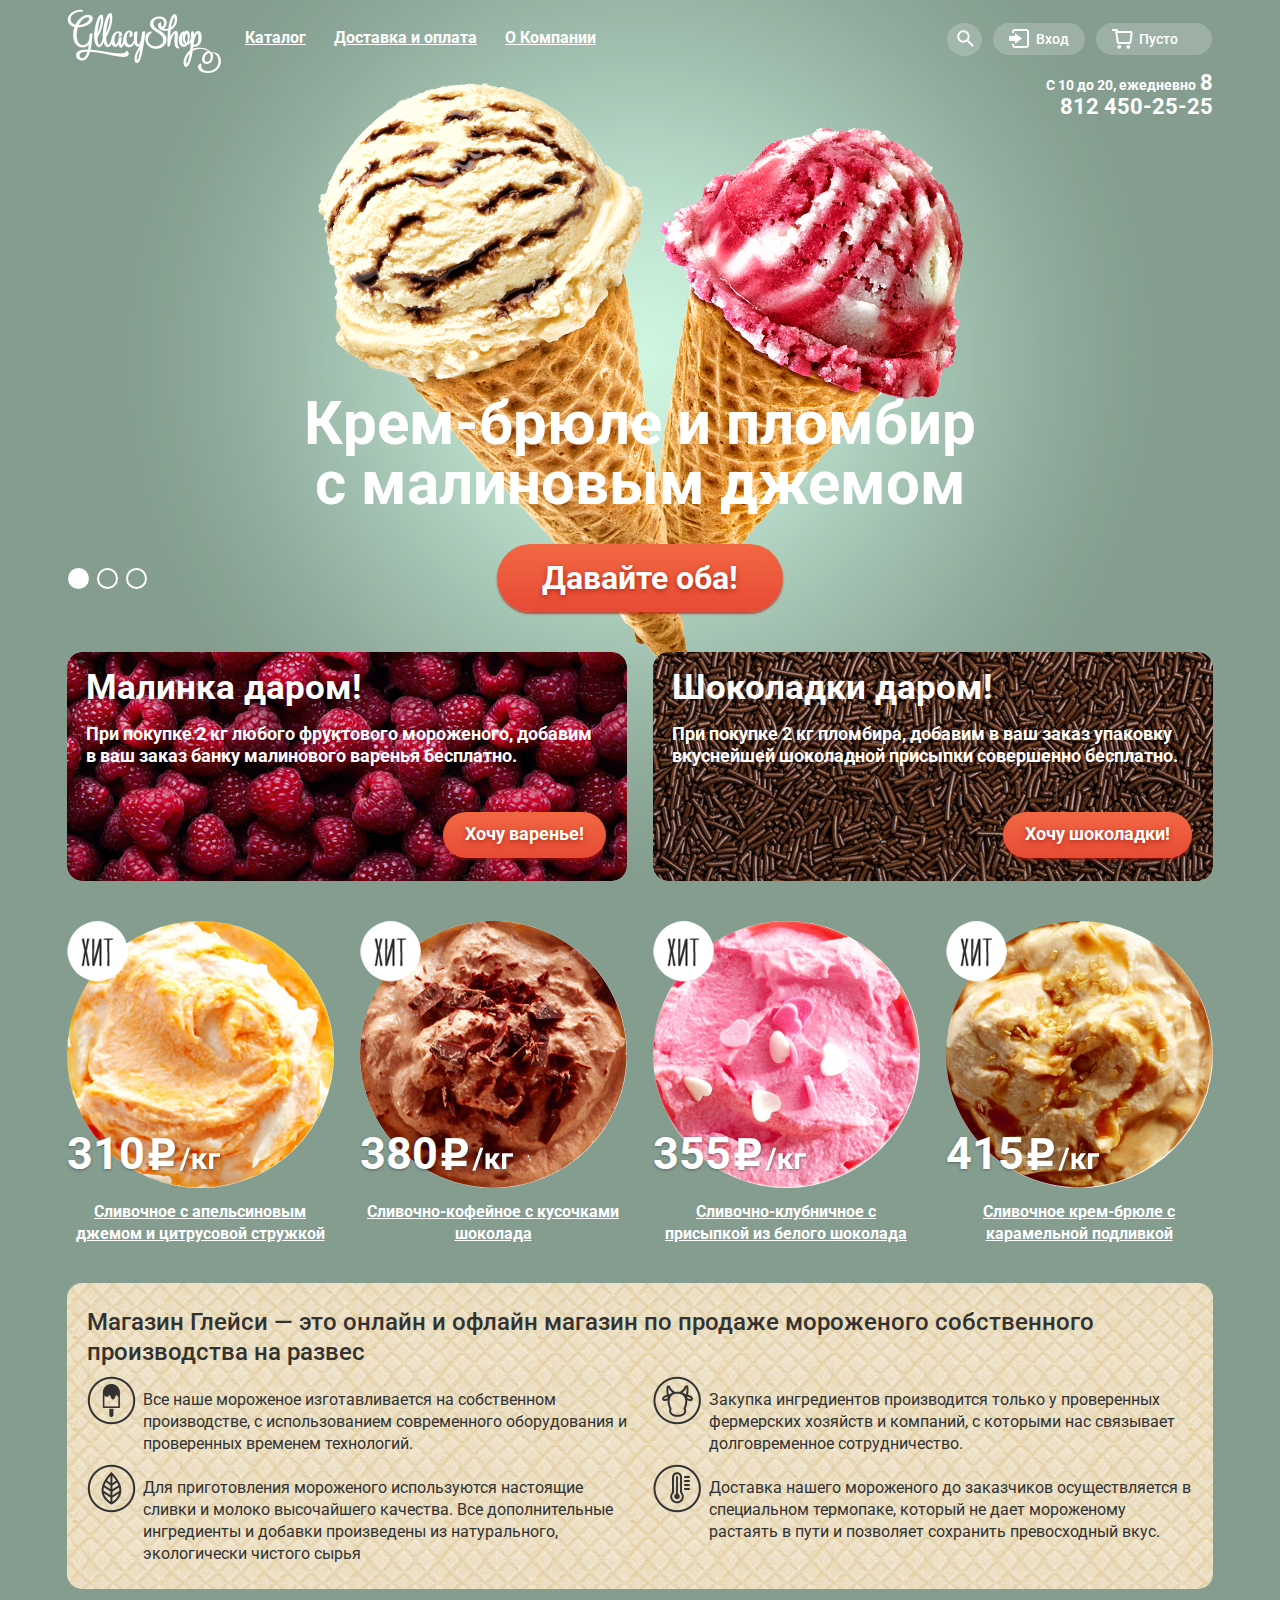
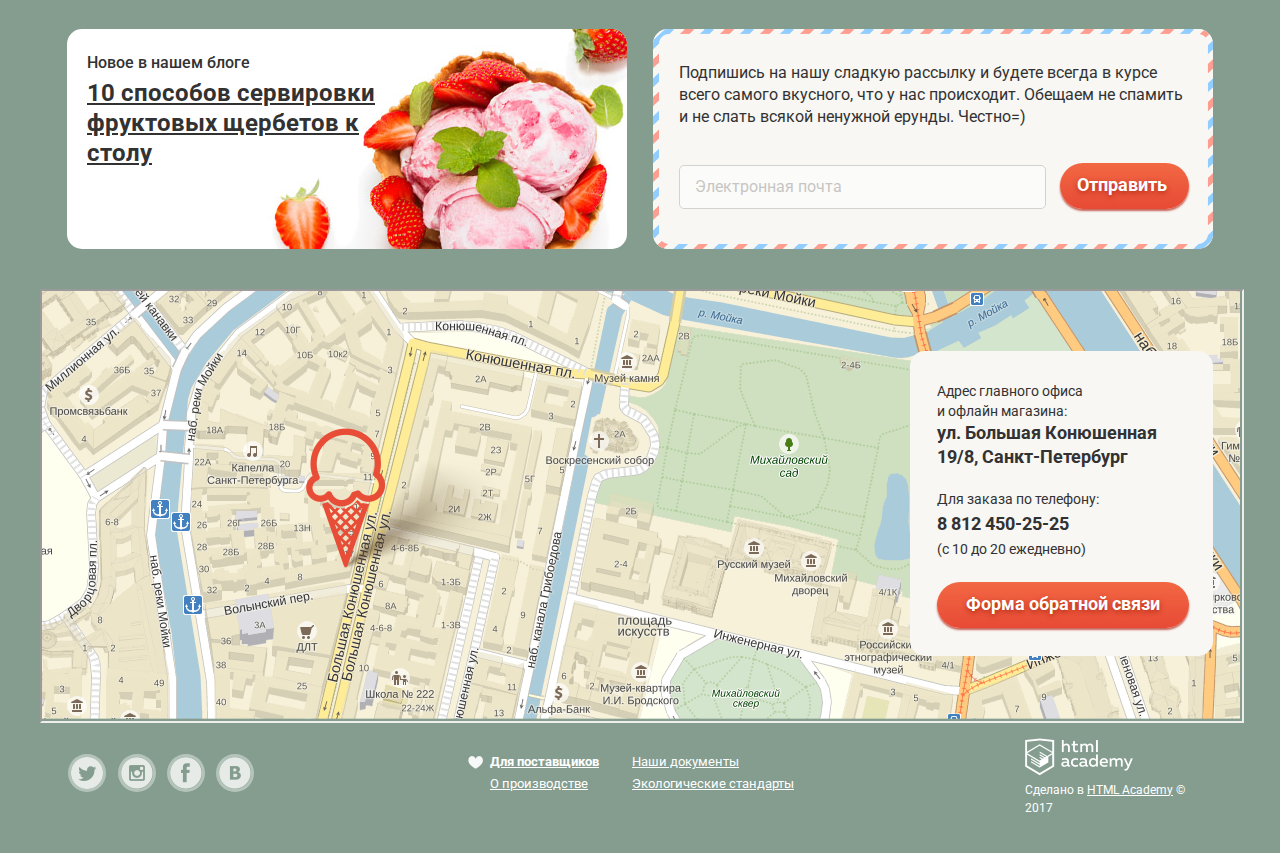
<file: index.html>
<!DOCTYPE html>
<html lang="ru">
  <head>
    <meta charset="utf-8">
    <title>HTML Academy: Глейси</title>
    <link rel="stylesheet" href="https://fonts.googleapis.com/css?family=Roboto:400,500,700&amp;subset=cyrillic" type="text/css">
    <link rel="stylesheet" href="css/normalize.css">
    <link rel="stylesheet" href="css/style.min.css">
  </head>
  <body>
    <input class="btn-1" type="radio" id="btn-1" name="toggle" checked>
    <input class="btn-2" type="radio" id="btn-2" name="toggle">
    <input class="btn-3" type="radio" id="btn-3" name="toggle">
    <div class="site-wrapper">
      <div class="content-wrapper">
        <header class="main-header">
          <div class="clearfix">
            <div class="logo">
              <img src="img/logo(154х64).png" width="154" height="64" alt="Gllacy shop">
            </div>
            <nav class="navigation">
              <ul class="main-menu">
                <li>
                  <a href="#">Каталог</a>
                  <ul class="sub-menu">
                    <li>
                      <a class="news" href="#">Новинки</a>
                    </li>
                    <li>
                      <a href="catalog.html">Сливочное</a>
                    </li>
                    <li>
                      <a href="#">Щербеты</a>
                    </li>
                    <li>
                      <a href="#">Фруктовый лед</a>
                    </li>
                    <li>
                      <a href="#">Мелорин</a>
                    </li>
                  </ul>
                </li>
                <li>
                  <a href="#">Доставка и оплата</a>
                </li>
                <li>
                  <a href="#">О Компании</a>
                </li>
              </ul>
            </nav>
            <section class="user">
              <div class="search-form">
                <a class="search" href="#">Поиск</a>
                <div class="search-field">
                  <input class="search-text" type="text" name="search" placeholder="Что ищем?">
                </div>
              </div>
              <div class="login-form">          
                <a class="login" href="#">Вход</a>
                <div class="login-field">
                  <form>
                    <input class="login-email" type="text" name="email" placeholder="Электронная почта" required>
                    <input class="login-password" type="password" name="password" placeholder="Пароль" required>
                    <button class="login-btn btn" type="submit">Войти</button>
                    <div class="login-links">
                      <a href="#">Забыли пароль?</a>
                      <a href="#">Новая регистрация</a>
                    </div>
                  </form>  
                </div>
              </div>
                <a class="basket" href="#">Пусто</a> 
              <div class="info">
                <span class="working-ours">С 10 до 20, ежедневно</span>
                <span class="phone-number">8 812 450-25-25</span>
              </div>  
            </section>  
          </div>
        </header>
        <div class="slider">
          <div class="slide slide1" id="slide1">
            <div class="slide-title">Крем-брюле и пломбир с малиновым джемом</div>
            <a class="slide-btn" href="#">Давайте оба!</a>
          </div>
          <div class="slide slide2" id="slide2">
            <div class="slide-title">Шоколадный пломбир и лимонный сорбет</div>
            <a class="slide-btn" href="#">Давайте оба!</a>
          </div>
          <div class="slide slide3" id="slide3">
            <div class="slide-title">Пломбир с помадкой и клубничный щербет</div>
            <a class="slide-btn" href="#">Давайте оба!</a>
          </div>
          <div class="slider-controls">
            <label for="btn-1"></label>
            <label for="btn-2"></label>
            <label for="btn-3"></label>
          </div>
        </div>
        <main>
          <section class="promotion clearfix">
            <div class="jam">
              <p><b>Малинка даром!</b></p>
              <p>При покупке 2 кг любого фруктового мороженого, добавим в ваш заказ банку малинового варенья бесплатно.</p>
              <a class="btn btn-jam" href="#">Хочу варенье!</a>
            </div>
            <div class="chocolate">
              <p><b>Шоколадки даром!</b></p>
              <p>При покупке 2 кг пломбира, добавим в ваш заказ упаковку вкуснейшей шоколадной присыпки совершенно бесплатно.</p>
              <a class="btn btn-chocolate" href="#">Хочу шоколадки!</a>
            </div>
          </section>
          <section class="bestseller clearfix">
            <article class="bestseller-item">            
              <img src="img/hit-1(267x267).jpg" width="267" height="267" alt="Сливочное с апельсиновым джемом и цитрусовой стружкой">
              <h2 class="title-2">
                <a href="#">Сливочное с апельсиновым джемом и цитрусовой стружкой</a>
              </h2>
              <span class="price">310</span>
              <a class="btn item-btn" href="#">Быстрый просмотр</a>
            </article>
            <article class="bestseller-item">
              <img src="img/hit-2(267x267).jpg" width="267" height="267" alt="Сливочно-кофейное с кусочками шоколада">
              <h2 class="title-2">
                <a href="#">Сливочно-кофейное с кусочками шоколада</a>
              </h2>
              <span class="price">380</span>
              <a class="btn item-btn" href="#">Быстрый просмотр</a>
            </article>
            <article class="bestseller-item">
              <img src="img/hit-3(267x267).jpg" width="267" height="267" alt="Сливочно-клубничное с присыпкой из белого шоколада">
              <h2 class="title-2">
                <a href="#">Сливочно-клубничное с присыпкой из белого шоколада</a>
              </h2>
              <span class="price">355</span>
              <a class="btn item-btn" href="#">Быстрый просмотр</a>
            </article>
            <article class="bestseller-item">
              <img src="img/hit-4(267x267).jpg" width="267" height="267" alt="Сливочное крем-брюле с карамельной подливкой">
              <h2 class="title-2">
                <a href="#">Сливочное крем-брюле с карамельной подливкой</a>
              </h2>
              <span class="price">415</span>
              <a class="btn item-btn" href="#">Быстрый просмотр</a>
            </article>
          </section>
          <section class="description clearfix">
            <p class="determination">Магазин Глейси &#8212; это онлайн и офлайн магазин по продаже мороженого собственного производства на развес</p>
            <p class="paragraph paragraph-1">Все наше мороженое изготавливается на собственном производстве, с использованием современного оборудования и проверенных временем технологий.</p>
            <p class="paragraph paragraph-2">Закупка ингредиентов  производится только у проверенных фермерских хозяйств и компаний, с которыми нас связывает долговременное сотрудничество.</p>
            <p class="paragraph paragraph-3">Для приготовления мороженого используются настоящие сливки и молоко высочайшего качества. Все дополнительные ингредиенты и добавки произведены из натурального, экологически чистого сырья</p>
            <p class="paragraph paragraph-4">Доставка нашего мороженого до заказчиков осуществляется в специальном термопаке, который не дает мороженому растаять в пути и позволяет сохранить превосходный вкус.</p>
          </section>
          <section class="content-marketing clearfix">
            <div class="blog">
              <p>Новое в нашем блоге</p>
              <a href="#">10 способов сервировки фруктовых щербетов к столу</a>
            </div>
            <div class="newsletter">
              <form class="newsletter" action="https://echo.htmlacademy.ru" method="post">
                <p>Подпишись на нашу сладкую рассылку и будете всегда в курсе всего самого вкусного, что у нас происходит. Обещаем не спамить и не слать всякой ненужной ерунды. Честно=)</p>
                <input type="text" name="e-mail" placeholder="Электронная почта" required>
                <button class="btn" type="submit">Отправить</button>
              </form>
            </div>
          </section>
          <section class="address">
            <div class="map">
              <iframe src="https://www.google.com/maps/embed?pb=!1m18!1m12!1m3!1d1998.5991043651568!2d30.320894615867413!3d59.938794181876276!2m3!1f0!2f0!3f0!3m2!1i1024!2i768!4f13.1!3m3!1m2!1s0x4696310fca5ba729%3A0xea9c53d4493c879f!2z0JHQvtC70YzRiNCw0Y8g0JrQvtC90Y7RiNC10L3QvdCw0Y8g0YPQuy4sIDE5LCDQodCw0L3QutGCLdCf0LXRgtC10YDQsdGD0YDQsywgMTkxMTg2!5e0!3m2!1sru!2sru!4v1494188979570" width="1200" height="430" allowfullscreen></iframe>
            </div>
            <div class="contacts">
              <p class="contacts-address">Адрес главного офиса
              и офлайн магазина:</p>
              <b>ул. Большая Конюшенная
              19/8, Санкт-Петербург</b>
              <p class="contacts-phone">Для заказа по телефону:
              <b>8 812 450-25-25</b></p>
              <p class="contacts-time">(с 10 до 20 ежедневно)</p>
              <a class="btn contacts-btn" href="feedback.html">Форма обратной связи</a> 
            </div>
          </section>
        </main>
        <footer class="main-footer">
          <div class="clearfix">
            <section class="social">
              <a class="twit" href="#">Твиттер</a>
              <a class="inst" href="#">Инстаграм</a>
              <a class="fb" href="#">Фейсбук</a>
              <a class="vk" href="#">Вконтакте</a> 
            </section>
            <section class="documents">
              <div class="column-1">
                <a class="file-1" href="#">Для поставщиков</a>
                <a href="#">О производстве</a>
              </div>
              <div class="column-2">
                <a href="#">Наши документы</a>          
                <a href="#">Экологические стандарты</a>
              </div>
            </section>
            <section class="copyright">
              <a href="https://htmlacademy.ru/intensive/htmlcss"><img src="img/logo-academy(108x38).png" width="108" height="38" alt="HTML Academy">HTML Academy</a>
              <p>Сделано в <a href="https://htmlacademy.ru/intensive/htmlcss">HTML Academy</a> &copy; 2017</p>
            </section>
          </div>
        </footer>
        <div class="modal-content">
          <button class="modal-content-close" type="button" title="Закрыть">Закрыть</button>
          <p>Мы обязательно вам ответим!</p>
          <form class="feedback-form" action="https://echo.htmlacademy.ru" method="post">
            <label class="label-icon-name" for="icon-name">Как вас зовут?</label>
            <input class="icon-name" id="icon-name" type="text" name="name" placeholder="Как вас зовут?" required>
            <label class="label-icon-email" for="icon-email">Ваша почта для ответа?</label>
            <input class="icon-email" id="icon-email" type="text" name="e-mail" placeholder="Ваша почта для ответа?" required>
            <label class="label-icon-text" for="icon-text">Напишите то-нибудь...</label>
            <textarea class="icon-text" id="icon-text" rows="5" cols="20" name="text" placeholder="Напишите что-нибудь..."></textarea>
            <button class="btn" type="submit">Отправить</button>
          </form>
        </div>
        <div class="modal-overlay"></div>
      </div>
    </div>
    <script src="js/script.min.js"></script>  
  </body>
</html>
</file>
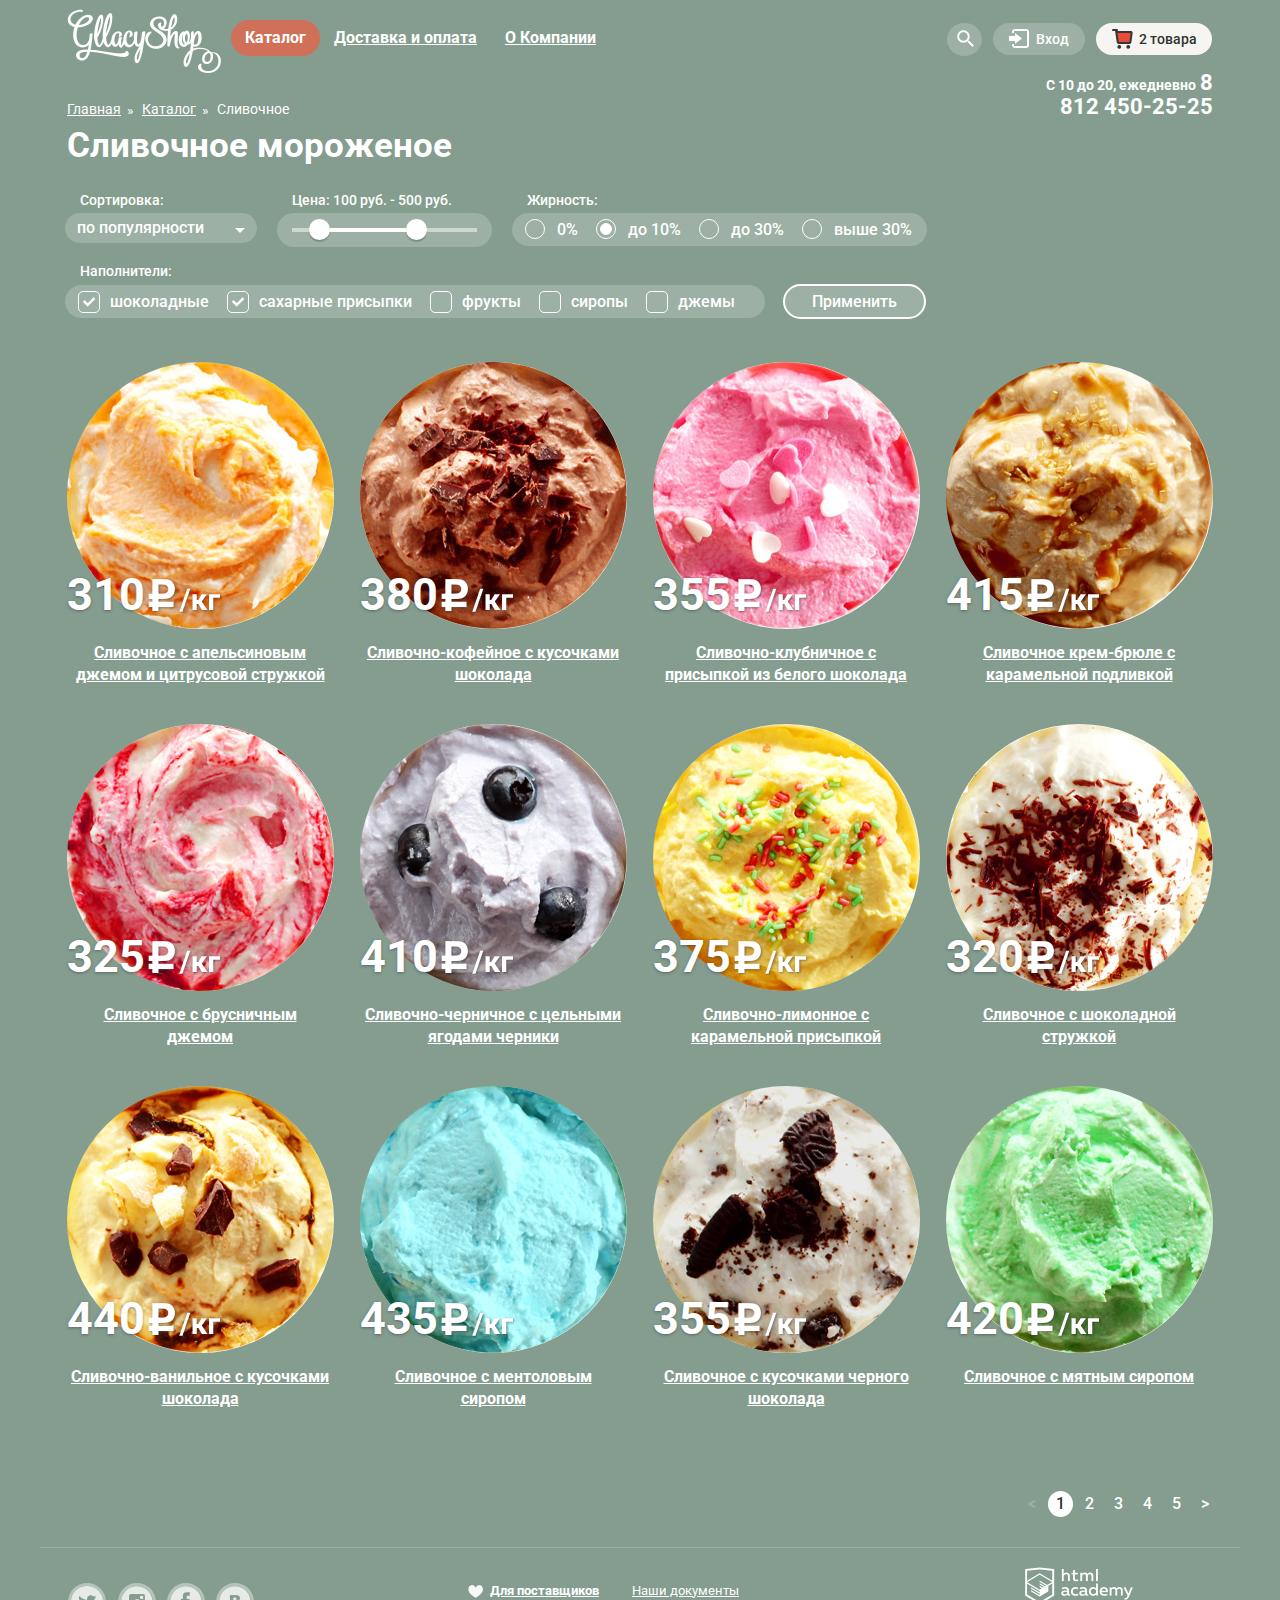
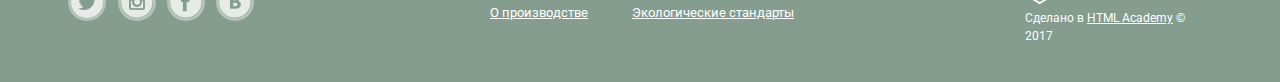
<file: catalog.html>
<!DOCTYPE html>
<html lang="ru">
  <head>
    <meta charset="utf-8">
    <title>HTML Academy: Глейси</title>
    <link rel="stylesheet" href="https://fonts.googleapis.com/css?family=Roboto:400,500,700&amp;subset=cyrillic" type="text/css">
    <link rel="stylesheet" href="css/normalize.css">
    <link rel="stylesheet" href="css/style.min.css">
  </head>
  <body>
    <header class="main-header">
      <div class="container clearfix">
        <div class="logo">
          <a class="logo-link" href="index.html"><img src="img/logo(154х64).png" width="154" height="64" alt="Gllacy shop"></a>
        </div>
        <nav class="navigation">
          <ul class="main-menu">
            <li class="active">
              <a href="#">Каталог</a>
              <ul class="sub-menu">
                <li>
                  <a class="news" href="#">Новинки</a>
                </li>
                <li>
                  <a class="active">Сливочное</a>
                </li>
                <li>
                  <a href="#">Щербеты</a>
                </li>
                <li>
                  <a href="#">Фруктовый лед</a>
                </li>
                <li>
                  <a href="#">Мелорин</a>
                </li>
              </ul>
            </li>
            <li>
              <a href="#">Доставка и оплата</a>
            </li>
            <li>
              <a href="#">О Компании</a>
            </li>
          </ul>
        </nav>
        <section class="user">
          <div class="search-form">
            <a class="search" href="#">Поиск</a>
            <div class="search-field">
              <input class="search-text" type="text" name="search" placeholder="Что ищем?">
            </div>
          </div>
          <div class="login-form">          
            <a class="login" href="#">Вход</a>
            <div class="login-field">
              <form>
                <input class="login-email" type="text" name="email" placeholder="Электронная почта">
                <input class="login-password" type="password" name="password" placeholder="Пароль">
                <button class="login-btn btn" type="submit">Войти</button>
                <div class="login-links">
                  <a>Забыли пароль?</a>
                  <a>Новая регистрация</a>
                </div>
              </form>  
            </div>
          </div>
          <div class="basket-form">     
            <a class="basket basket-full" href="#">2 товара</a>
            <div class="basket-field">
              <table class="basket-table">
                <tr>
                  <td class="td-1"><span class="td-image-1">Пломбир с апельсиновым джемом</span></td>
                  <td>1,5 кг х <span class="td-price">200 руб.</span></td>
                  <td>300 руб.</td>    
                </tr>
                <tr>
                  <td class="td-2"><span class="td-image-2">Клубничный пломбир с присыпкой из белого шоколада</span></td>
                  <td>1,5 кг х <span class="td-price">300 руб.</span></td>
                  <td>450 руб.</td>
                </tr> 
              </table>
              <span class="total">Итого: 750 руб.</span>
              <a class="basket-btn btn">Оформить заказ</a>  
            </div>  
          </div>  
          <div class="info">
            <span class="working-ours">С 10 до 20, ежедневно</span>
            <span class="phone-number">8 812 450-25-25</span>
          </div>  
        </section>  
      </div>
    </header>
    <main class="container">
      <div class="container">
        <nav class="breadcrumbs">
          <ul>
            <li>
              <a href="index.html">Главная</a>
            </li>
            <li>
              <a href="#">Каталог</a>
            </li>
            <li class="current">
              Сливочное
            </li>
          </ul>
        </nav>
        <h1 class="title-1">Сливочное мороженое</h1>
        <aside class="aside">
          <form class="filter" action="https://echo.htmlacademy.ru" method="get">
            <fieldset class="sort">
              <legend>Сортировка:</legend>
                <select class="sort-list" name="sort">
                  <option value="by-popularity">по популярности</option>
                  <option value="first-inexpensive">сначала недорогие</option>
                  <option value="first-expensive">сначала дорогие</option>
                  <option value="by-fat-content">по жирности</option>
                </select>  
            </fieldset>
            <fieldset class="price-field">
              <legend class="price-title">Цена: 100 руб. - 500 руб.</legend>
              <div class="range-controls">
                <div class="scale">
                  <div class="bar"></div>
                </div>
                <div class="range-toggle range-toggle-min"></div>
                <div class="range-toggle range-toggle-max"></div>
              </div>
            </fieldset>
            <fieldset class="fat">
              <legend>Жирность:</legend>
              <ul class="fat-list">
                <li>
                  <input type="radio" id="zero" name="fat-content" value="0">
                  <label class="fat-radio" for="zero">0%</label>
                </li>
                <li>
                  <input type="radio" id="to-10" name="fat-content" value="to-10" checked>
                  <label class="fat-radio" for="to-10">до 10%</label>
                </li>
                <li>
                  <input type="radio" id="to-30" name="fat-content" value="to-30">
                  <label class="fat-radio" for="to-30">до 30%</label>
                </li>
                <li>
                  <input type="radio" id="higher-30" name="fat-content" value="higher-30">
                  <label class="fat-radio" for="higher-30">выше 30%</label>
                </li>
              </ul>
            </fieldset>
            <fieldset class="fillers">
              <legend>Наполнители:</legend>
              <ul class="fillers-list">
                <li>
                  <input type="checkbox" id="chocolate" name="fillers" value="chocolate" checked>
                  <label class="fillers-checkbox" for="chocolate">шоколадные</label>
                </li>
                <li>
                  <input type="checkbox" id="sugar-powders" name="fillers" value="sugar-powders" checked>
                  <label class="fillers-checkbox" for="sugar-powders">сахарные присыпки</label>
                </li>
                <li>
                  <input type="checkbox" id="fruits" name="fillers" value="fruits">
                  <label class="fillers-checkbox" for="fruits">фрукты</label>
                </li>
                <li>
                  <input type="checkbox" id="syrups" name="fillers" value="syrups">
                  <label class="fillers-checkbox" for="syrups">сиропы</label>
                </li>
                <li>
                  <input type="checkbox" id="jams" name="fillers" value="jams">
                  <label class="fillers-checkbox" for="jams">джемы</label>
                </li>
              </ul>
            </fieldset>
            <button class="button" type="submit">Применить</button>
          </form>
        </aside>
        <section class="catalog">
          <article class="catalog-item">
            <img src="img/hit-1(267x267).jpg" width="267" height="267" alt="Сливочное с апельсиновым джемом и цитрусовой стружкой">
            <h2 class="title-2">
              <a href="#">Сливочное с апельсиновым джемом и цитрусовой стружкой</a>
            </h2>
            <span class="price">310</span>
            <a class="btn item-btn" href="#">Быстрый просмотр</a>
          </article>
          <article class="catalog-item">
            <img src="img/hit-2(267x267).jpg" width="267" height="267" alt="Сливочно-кофейное с кусочками шоколада">
            <h2 class="title-2">
              <a href="#">Сливочно-кофейное с кусочками шоколада</a>
            </h2>
            <span class="price">380</span>
            <a class="btn item-btn" href="#">Быстрый просмотр</a>
          </article>
          <article class="catalog-item">
            <img src="img/hit-3(267x267).jpg" width="267" height="267" alt="Сливочно-клубничное с присыпкой из белого шоколада">
            <h2 class="title-2">
              <a href="#">Сливочно-клубничное с присыпкой из белого шоколада</a>
            </h2>
            <span class="price">355</span>
            <a class="btn item-btn" href="#">Быстрый просмотр</a>
          </article>
          <article class="catalog-item">
            <img src="img/hit-4(267x267).jpg" width="267" height="267" alt="Сливочное крем-брюле с карамельной подливкой">
            <h2 class="title-2">
              <a href="#">Сливочное крем-брюле с карамельной подливкой</a>
            </h2>
            <span class="price">415</span>
            <a class="btn item-btn" href="#">Быстрый просмотр</a>
          </article>
          <article class="catalog-item">
            <img src="img/item-5(267x267).jpg" width="267" height="267" alt="Сливочное с брусничным джемом">
            <h2 class="title-2">
               <a href="#">Сливочное с брусничным джемом</a>
            </h2>
            <span class="price">325</span>
            <a class="btn item-btn" href="#">Быстрый просмотр</a>
          </article>
          <article class="catalog-item">
            <img src="img/item-6(267x267).jpg" width="267" height="267" alt="Сливочно-черничное с цельными ягодами черники">
            <h2 class="title-2">
              <a href="#">Сливочно-черничное с цельными ягодами черники</a>
            </h2>
            <span class="price">410</span>
            <a class="btn item-btn" href="#">Быстрый просмотр</a>
          </article>
          <article class="catalog-item">
            <img src="img/item-7(267x267).jpg" width="267" height="267" alt="Сливочно-лимонное с карамельной присыпкой">
            <h2 class="title-2">
              <a href="#">Сливочно-лимонное с карамельной присыпкой</a>
            </h2>
            <span class="price">375</span>
            <a class="btn item-btn" href="#">Быстрый просмотр</a>
          </article>
          <article class="catalog-item">
            <img src="img/item-8(267x267).jpg" width="267" height="267" alt="Сливочное с шоколадной стружкой">
            <h2 class="title-2">
              <a href="#">Сливочное с шоколадной стружкой</a>
            </h2>
            <span class="price">320</span>
            <a class="btn item-btn" href="#">Быстрый просмотр</a>
          </article>
          <article class="catalog-item">
            <img src="img/item-9(267x267).jpg" width="267" height="267" alt="Сливочно-ванильное с кусочками шоколада">
            <h2 class="title-2">
              <a href="#">Сливочно-ванильное с кусочками шоколада</a>
            </h2>
            <span class="price">440</span>
            <a class="btn item-btn" href="#">Быстрый просмотр</a>
          </article>
          <article class="catalog-item">
            <img src="img/item-10(267x267).jpg" width="267" height="267" alt="Сливочное с ментоловым сиропом">
            <h2 class="title-2">
              <a href="#">Сливочное с ментоловым сиропом</a>
            </h2>
            <span class="price">435</span>
            <a class="btn item-btn" href="#">Быстрый просмотр</a>
          </article>
          <article class="catalog-item">
            <img src="img/item-11(267x267).jpg" width="267" height="267" alt="Сливочное с кусочками черного шоколада">
            <h2 class="title-2">
              <a href="#">Сливочное с кусочками черного шоколада</a>
            </h2>
            <span class="price">355</span>
            <a class="btn item-btn" href="#">Быстрый просмотр</a>
          </article>
          <article class="catalog-item">
            <img src="img/item-12(267x267).jpg" width="267" height="267" alt="Сливочное с мятным сиропом">
            <h2 class="title-2">
              <a href="#">Сливочное с мятным сиропом</a>
            </h2>
            <span class="price">420</span>
            <a class="btn item-btn" href="#">Быстрый просмотр</a>
          </article>
        </section>
        <div class="clearfix">
          <nav class="pages">
            <ul>
              <li>
                <a class="control-button block">&lt;</a>
              </li>
              <li>
                <a class="control-button active">1</a>
              </li>
              <li>
                <a class="control-button" href="#">2</a>
              </li>
              <li>  
                <a class="control-button" href="#">3</a>
              </li>
              <li>    
                <a class="control-button" href="#">4</a>
              </li>
              <li>    
                <a class="control-button" href="#">5</a>
              </li>
              <li>    
                <a class="control-button" href="#">&gt;</a>
              </li>  
            </ul>
          </nav>
        </div>
      </div>  
    </main>
    <footer class="main-footer">
      <div class="container clearfix catalog-footer">
        <section class="social">
          <a class="twit" href="#">Твиттер</a>
          <a class="inst" href="#">Инстаграм</a>
          <a class="fb" href="#">Фейсбук</a>
          <a class="vk" href="#">Вконтакте</a> 
        </section>
        <section class="documents">
          <div class="column-1">
            <a class="file-1" href="#">Для поставщиков</a>
            <a href="#">О производстве</a>
          </div>
          <div class="column-2">
            <a href="#">Наши документы</a>          
            <a href="#">Экологические стандарты</a>
          </div>
        </section>
        <section class="copyright">
          <a href="https://htmlacademy.ru/intensive/htmlcss"><img src="img/logo-academy(108x38).png" width="108" height="38" alt="HTML Academy">HTML Academy</a>
          <p>Сделано в <a href="https://htmlacademy.ru/intensive/htmlcss">HTML Academy</a> &copy; 2017</p>
        </section>
      </div>
    </footer>
  </body>
</html>
</file>
<file: css/style.min.css>
.site-wrapper,body{background-color:#849d8f}body{min-height:1650px;margin:0;padding:0;font-weight:400;font-size:18px;line-height:1.2;font-family:"Roboto","Arial",sans-serif;color:#fff;min-width:1200px}.clearfix::after{content:"";display:table;clear:both}.container{width:1200px;margin:0 auto}body>input[type=radio]{display:none}.site-wrapper{min-width:940px;background-image:url("../img/slider-1(1045x881).png");background-repeat:no-repeat;background-position:top center;transition:background-image .5s ease,background-color .5s ease}.site-wrapper::after,.site-wrapper::before{content:"";visibility:hidden}.site-wrapper::before{background-image:url("../img/slider-2(1065x859).png")}.site-wrapper::after{background-image:url("../img/slider-3(1079x854).png")}.content-wrapper{width:1200px;margin:0 auto;padding:0 20px}.slider{position:relative;padding-top:275px;text-align:center;color:#fff}.slide{display:none}.slide-title{width:700px;margin:0 auto 30px;font-weight:700;font-size:60px;line-height:1}.slide-btn{display:inline-block;padding:12px 45px;font-weight:700;font-size:32px;line-height:44px;vertical-align:top;color:#fff;text-decoration:none;text-shadow:0 2px 5px rgba(160,32,11,.76);background:#f26843;background:-moz-linear-gradient(top,#f26843 0%,#e74a35 100%);background:-webkit-linear-gradient(top,#f26843 0%,#e74a35 100%);background:linear-gradient(to bottom,#f26843 0%,#e74a35 100%);border-radius:100px;box-shadow:0 2px 2px rgba(172,16,0,.64)}.slide-btn:hover{background:-moz-linear-gradient(top,#f58669 0%,#ec6f5e 100%);background:-webkit-linear-gradient(top,#f58669 0%,#ec6f5e 100%);background:linear-gradient(to bottom,#f58669 0%,#ec6f5e 100%);box-shadow:0 2px 2px #ac1000}.slide-btn:active{background:-moz-linear-gradient(top,#d84732 0%,#e1613e 100%);background:-webkit-linear-gradient(top,#d84732 0%,#e1613e 100%);background:linear-gradient(to bottom,#d84732 0%,#e1613e 100%);box-shadow:inset 0 2px 2px #ac1000}.slider-controls{position:absolute;bottom:23px;left:28px;z-index:20;font-size:0}.slider-controls label{display:inline-block;width:17px;height:17px;margin-right:8px;vertical-align:top;background-color:transparent;border:2px solid #fff;border-radius:50%;cursor:pointer}label[for=btn-1]:hover,label[for=btn-2]:hover,label[for=btn-3]:hover{background-color:rgba(248,247,244,.4);border:2px solid #fff}.btn-1:checked~.site-wrapper .slide1,.btn-2:checked~.site-wrapper .slide2,.btn-3:checked~.site-wrapper .slide3{display:block}.btn-1:checked~.site-wrapper{background-color:#849d8f;background-image:url("../img/slider-1(1045x881).png")}.btn-2:checked~.site-wrapper{background-color:#8996a6;background-image:url("../img/slider-2(1065x859).png")}.btn-3:checked~.site-wrapper{background-color:#9d8b84;background-image:url("../img/slider-3(1079x854).png")}.btn-1:checked~.site-wrapper label[for=btn-1],.btn-2:checked~.site-wrapper label[for=btn-2],.btn-3:checked~.site-wrapper label[for=btn-3]{background-color:#fff}.main-header{color:#fff}.logo{float:left;width:154px;height:64px;margin-left:27px;padding-top:9px}.navigation{float:left;width:382px;margin-left:10px;padding-top:20px}.main-menu,.pages ul{margin:0;padding:0;font-size:0;list-style:none}.main-menu>li,.sub-menu li{font-family:"Roboto","Arial",sans-serif}.main-menu>li{position:relative;display:inline-block;vertical-align:top;font-weight:700;font-size:16px;line-height:18px}.main-menu>li>a{display:block;padding:9px 14px;color:#fff}.main-menu>li>a:active,.main-menu>li>a:hover{color:#323232;border-radius:20px;text-decoration:none}.main-menu>li>a:hover{background-color:#f7f6f3}.main-menu>li>a:active{background-color:rgba(248,247,244,.988);box-shadow:inset 0 3px 7px 0 rgba(0,0,0,.35)}.main-menu>.active>a{background-color:#d07058;border-radius:20px;text-decoration:none}.main-menu .sub-menu{position:absolute;top:36px;left:-6px;z-index:10;display:none;margin:0;padding:0;color:#323232;list-style:none;background-color:#fff;border-radius:5px;box-shadow:0 20px 20px 0 rgba(0,0,0,.4)}.main-menu>li:hover .sub-menu,.sub-menu a{display:block}.sub-menu li{font-weight:400;font-size:14px;line-height:16px}.sub-menu a{width:102px;padding:8px 20px;color:#323232;text-decoration:none}.sub-menu a:hover{background-color:#fbded8}.sub-menu a:active{background-color:#f6b5a5}.sub-menu .active,.sub-menu .active:hover{color:#fff;background-color:#d07058}.sub-menu .news{padding:12px 20px}.sub-menu .news::after{content:"";position:absolute;top:39px;right:9px;width:90%;height:1px;background-color:#d3d3d3}.user{position:relative;float:right;width:273px;margin-right:27px;padding-top:23px}.basket-form,.login-form,.search-form{position:relative;display:inline-block;font-size:0;vertical-align:top}.basket-form:hover .basket-field,.login-form:hover .login-field,.search-form:hover .search-field{display:block}.search-field{position:absolute;top:30px;z-index:30;display:none;color:#323232;background-color:#f8f7f4;border-radius:6px;box-shadow:0 20px 20px 0 rgba(0,0,0,.4)}.login-field{left:-174px}.basket-field,.login-field{position:absolute;top:30px;z-index:30;display:none;color:#323232;background-color:#f8f7f4;border-radius:6px;box-shadow:0 20px 20px 0 rgba(0,0,0,.4)}.search-field{left:-296px}.basket-field{left:-415px}.basket-table{position:relative;width:510px;height:112px;margin:20px 15px;font-weight:400;font-size:13px;line-height:16px;font-family:"Roboto","Arial",sans-serif;color:#323232;border-bottom:1px solid #d3d3d3}.basket-table td{padding:10px 12px}.basket-table .td-price{opacity:.5}.basket-table .td-1,.basket-table .td-2{width:220px;padding-left:70px}.basket-table .td-1::after,.basket-table .td-1::before{content:"";position:absolute;top:20px;left:0;width:14px;height:1px;background-color:#323232;border-radius:1px}.basket-table .td-1::before{transform:rotate(45deg)}.basket-table .td-1::after{transform:rotate(-45deg)}.basket-table .td-2::after,.basket-table .td-2::before{content:"";position:absolute;top:70px;left:0;width:14px;height:1px;background-color:#323232;border-radius:1px}.basket-table .td-2::before{transform:rotate(45deg)}.basket-table .td-2::after{transform:rotate(-45deg)}.basket-table .td-image-1::before,.basket-table .td-image-2::before{content:"";position:absolute;left:25px;width:33px;height:33px;background-size:contain;border-radius:50%}.basket-table .td-image-1::before{background:url("../img/hit-1(267x267).jpg") no-repeat;top:5px}.basket-table .td-image-2::before{top:60px;background:url("../img/hit-3(267x267).jpg") no-repeat}.basket-btn,.total{float:right;margin-right:15px}.total{display:block;font-weight:700;font-size:15px;line-height:18px;font-family:"Roboto","Arial",sans-serif;color:#323232;margin-bottom:13px}.basket-btn{clear:right;margin-bottom:20px}.search-text{margin:20px 16px}.login-email,.login-password,.search-text{padding:10px 15px;font-weight:700;font-size:14px;line-height:24px;font-family:"Roboto","Arial",sans-serif;color:#323232;background-color:#fff;opacity:.52;border-style:solid;border-width:1px;border-color:#b2b2b2;border-radius:5px}.login-password{margin:20px 16px}.search-text{width:276px}.login-email,.login-password{width:210px}.login-email{margin:20px 16px 0}.login-email::-webkit-input-placeholder,.login-password::-webkit-input-placeholder,.search-text::-webkit-input-placeholder{font-weight:400;font-size:14px;line-height:24px;font-family:"Roboto","Arial",sans-serif;color:#999}.login-email::-moz-placeholder,.login-password::-moz-placeholder,.search-text::-moz-placeholder{font-weight:400;font-size:14px;line-height:24px;font-family:"Roboto","Arial",sans-serif;color:#999}.login-email:-ms-input-placeholder,.login-password:-ms-input-placeholder,.search-text:-ms-input-placeholder{font-weight:400;font-size:14px;line-height:24px;font-family:"Roboto","Arial",sans-serif;color:#999}.login-email::placeholder,.login-password::placeholder,.search-text::placeholder{font-weight:400;font-size:14px;line-height:24px;font-family:"Roboto","Arial",sans-serif;color:#999}.search-text:hover{margin:19px 15px}.login-email:hover,.login-password:hover,.search-text:hover{border-style:solid;border-width:2px;border-color:#9a9a9a;border-radius:5px;background-color:#fff;opacity:.52}.login-password:hover{margin:19px 15px}.login-email:hover{margin:19px 15px -1px}.login-email:focus::-webkit-input-placeholder,.login-password:focus::-webkit-input-placeholder,.newsletter input:focus::-webkit-input-placeholder,.search-text:focus::-webkit-input-placeholder{color:transparent}.login-email:focus::-moz-placeholder,.login-password:focus::-moz-placeholder,.newsletter input:focus::-moz-placeholder,.search-text:focus::-moz-placeholder{color:transparent}.login-email:focus:-ms-input-placeholder,.login-password:focus:-ms-input-placeholder,.newsletter input:focus:-ms-input-placeholder,.search-text:focus:-ms-input-placeholder{color:transparent}.login-email:focus::placeholder,.login-password:focus::placeholder,.newsletter input:focus::placeholder,.search-text:focus::placeholder{color:transparent}.login-btn{float:left;width:100px;margin-left:16px;margin-bottom:20px}.login-links{float:right;width:125px;margin-right:16px;margin-bottom:20px}.basket,.login,.login-links a,.search{font-family:"Roboto","Arial",sans-serif}.login-links a{font-size:13px;font-weight:400;line-height:24px;color:#323232}.login-links a:active,.login-links a:hover{color:#e84d37}.basket,.login,.search{position:relative;display:inline-block;margin-left:7px;padding:8px 9px;font-weight:500;line-height:16px;vertical-align:top;color:#fff;background-color:rgba(255,255,255,.2);text-decoration:none}.basket,.login{font-size:14px;border-radius:20px}.search{width:17px;height:17px;font-size:0;border-radius:50%}.basket,.login{width:40px;padding-left:43px}.basket{width:64px}.basket-full{color:#323232;background-color:#f8f7f4;opacity:.988}.login:hover,.search:hover{color:#323232;background-color:#fff}.search::before{content:"";position:absolute;top:7px;left:10px;width:17px;height:17px;background:url(../img/sprite.png) no-repeat;background-position:-10px -1106px}.login::before,.search:hover::before{background:url(../img/sprite.png) no-repeat;background-position:-10px -1069px}.login::before{content:"";position:absolute;top:6px;left:16px;width:21px;height:19px;background-position:-10px -275px}.basket-full::before,.basket::before,.login:hover::before{background:url(../img/sprite.png) no-repeat;background-position:-10px -236px}.basket-full::before,.basket::before{content:"";position:absolute;top:6px;left:16px;width:21px;height:20px;background-position:-10px -47px}.basket-full::before{background-position:-10px -1029px}.info{float:right;width:167px;margin-top:15px;padding:0;text-align:right}.phone-number,.promotion b,.promotion p,.working-ours{font-weight:700;font-size:14px;line-height:16px;font-family:"Roboto","Arial",sans-serif}.phone-number,.promotion b,.promotion p{font-size:22px;line-height:24px}.promotion{margin:40px 27px}.promotion b,.promotion p{font-size:35px;line-height:41px}.promotion p{margin:15px 27px 0 19px;font-size:18px;line-height:22px}.chocolate,.jam{position:relative;width:560px;min-height:229px;color:#fff;border-radius:15px}.jam{background:#7c3846 url("../img/jam(560x229).jpg");float:left}.chocolate{float:right;background:#4d3428 url(../img/choco.jpg)}.btn-chocolate,.btn-jam{position:absolute;bottom:23px;right:21px}.btn{display:inline-block;padding:10px 22px 12px;font-weight:700;font-size:18px;line-height:24px;font-family:"Roboto","Arial",sans-serif;vertical-align:top;text-align:center;color:#fff;background:#f26843;background:linear-gradient(to bottom,#f26843 0%,#e74a35 100%);border:0;border-radius:100px;box-shadow:0 2px 2px rgba(172,16,0,.64);text-shadow:0 2px 5px rgba(160,32,11,.76);text-decoration:none;cursor:pointer}.btn:hover{background:linear-gradient(to bottom,#f58669 0%,#ec6f5e 100%);box-shadow:0 2px 2px #ac1000}.btn:active{background:linear-gradient(to bottom,#d84732 0%,#e1613e 100%);box-shadow:inset 0 2px 2px #ac1000}.bestseller{margin:0 27px 40px}.bestseller-item{position:relative;float:left;width:267px;height:322px;margin-right:26px}.bestseller-item:last-child,.fat-list li:last-child,.fillers-list li:last-child{margin-right:0}.catalog{margin:0 27px 43px;font-size:0}.catalog-item{position:relative;display:inline-block;width:267px;height:362px;margin-right:26px;vertical-align:top}.catalog-item:nth-child(4n){margin-right:0}.bestseller-item img,.catalog-item img{width:267px;height:267px;border-radius:50%}.blog p,.title-2 a{font-size:16px;line-height:22px}.bestseller-item span,.catalog-item span,.title-2 a{position:absolute;font-weight:700;font-family:"Roboto","Arial",sans-serif;color:#fff}.title-2 a{display:inline-block;width:260px;vertical-align:top;text-align:center;top:280px;left:3px}.bestseller-item::after{content:"";position:absolute;top:0;left:0;width:61px;height:61px;background:url("../img/hit(61x61).png") no-repeat}.bestseller-item span,.catalog-item span{top:210px;left:0;font-size:45px;line-height:45px;text-shadow:0 1px 3px rgba(49,50,53,.5)}.bestseller-item span:after,.catalog-item span:after{content:"";position:absolute;top:6px;left:80px;width:76px;height:35px;background:url(../img/sprite.png) no-repeat;background-position:-10px -974px}.item-btn{position:absolute;display:none}.bestseller-item:hover::before,.catalog-item:hover::before{content:"";position:absolute;top:-13px;left:-13px;z-index:2;width:293px;height:405px;background-color:#f8f7f4;border-radius:5px;box-shadow:0 20px 20px 0 rgba(0,0,0,.4);opacity:.302}.bestseller-item:hover .item-btn,.catalog-item:hover .item-btn{position:absolute;top:330px;left:30px;z-index:2;display:block}.bestseller-item:hover a,.catalog-item:hover a{text-decoration:none}.description{min-height:306px;margin:0 27px 40px;padding-left:20px;background:#ddd1b7 url("../img/waffle(100x100).jpg");border-radius:15px}.determination,.paragraph{margin:0;padding:24px 0 0;font-weight:500;font-size:24px;line-height:30px;font-family:"Roboto","Arial",sans-serif;color:#323232}.paragraph{position:relative;float:left;width:484px;margin:22px 0 0;padding:0 0 0 56px;font-weight:400;font-size:16px;line-height:22px}.paragraph-2,.paragraph-4{float:right;margin-right:20px}.paragraph-1::before,.paragraph-2::before,.paragraph-3::before,.paragraph-4::before{content:"";position:absolute;top:-13px;left:0;width:49px;height:49px;background:url(../img/sprite.png) no-repeat;background-position:-10px -480px}.paragraph-2::before,.paragraph-3::before,.paragraph-4::before{width:48px;background-position:-10px -167px}.paragraph-3::before,.paragraph-4::before{width:49px;background-position:-10px -601px}.paragraph-4::before{width:48px;background-position:-10px -1143px}.content-marketing{margin:0 27px 40px}.blog,.newsletter{width:560px;min-height:220px;border-radius:15px}.blog{background:#eaedeb url("../img/strawberry(560x220).jpg") no-repeat;float:left}.blog p{margin:23px 0 0 20px;font-weight:500}.blog a,.blog p,.newsletter input,.newsletter p{font-family:"Roboto","Arial",sans-serif;color:#323232}.blog a{display:inline-block;width:288px;margin-top:4px;margin-left:20px;font-weight:700;line-height:30px;vertical-align:top;font-size:24px}.blog a:active,.blog a:hover{color:#e84d37}.newsletter{float:right;color:#323232;background:#f8f7f4 url(../img/post-background.png)}.newsletter input,.newsletter p{font-size:16px}.newsletter p{margin:33px 26px 0;font-weight:400;line-height:22px}.newsletter input{width:335px;margin-left:26px;margin-top:37px;padding:9px 15px;font-weight:700;line-height:24px;background-color:#fff;border:1px solid #b2b2b2;border-radius:5px;opacity:.52}.newsletter input::-webkit-input-placeholder{font-weight:400;font-size:16px;line-height:24px;font-family:"Roboto","Arial",sans-serif;color:#999}.newsletter input::-moz-placeholder{font-weight:400;font-size:16px;line-height:24px;font-family:"Roboto","Arial",sans-serif;color:#999}.newsletter input:-ms-input-placeholder{font-weight:400;font-size:16px;line-height:24px;font-family:"Roboto","Arial",sans-serif;color:#999}.newsletter input::placeholder{font-weight:400;font-size:16px;line-height:24px;font-family:"Roboto","Arial",sans-serif;color:#999}.newsletter input:hover{margin-left:25px;margin-top:36px;margin-right:-1px;background-color:#fff;border:2px solid #9a9a9a;border-radius:5px;opacity:.52}.newsletter .btn{width:129px;margin-top:35px;margin-left:10px;padding-left:17px;text-align:center}.address{position:relative;height:430px;background-image:url(../img/map.png)}.contacts{position:absolute;top:62px;right:27px;width:276px;height:275px;padding-top:30px;padding-left:27px;color:#323232;background-color:#f8f7f4;border-radius:15px}.breadcrumbs li,.contacts p,.filter legend{font-size:14px;font-family:"Roboto","Arial",sans-serif}.contacts b,.contacts p{margin:0;font-weight:400;line-height:20px;color:#323232}.contacts b{display:inline-block;padding:0;font-weight:700;font-size:18px;line-height:24px;font-family:"Roboto","Arial",sans-serif}.contacts-address{width:150px}.contacts-address~b{width:225px}.contacts-phone{width:170px;padding-top:20px}.contacts-phone b,.contacts-time{padding-top:3px}.contacts .btn{width:208px;margin:23px 0 0}.breadcrumbs{margin:-40px 0 0 -13px;padding:0;list-style:none}.breadcrumbs li,.filter legend{line-height:16px;color:#fff}.breadcrumbs li{position:relative;display:inline;padding-right:18px;font-weight:400}.breadcrumbs li::after{content:"»";position:absolute;top:1px;left:60px}.breadcrumbs .current::after,.fat-list input[type=radio],.fillers-list input[type=checkbox]{display:none}.breadcrumbs a,.title-1{color:#fff}.breadcrumbs a:active,.breadcrumbs a:hover{color:#ffbc9e}.title-1{margin:-12px 0 0 27px;padding:0;font-weight:700;font-size:35px;line-height:41px;font-family:"Roboto","Arial",sans-serif}.filter{height:130px;margin:26px 27px 40px 13px;font-size:0}.filter legend{margin-left:15px;font-weight:500}.filter fieldset{margin:0;padding-right:8px;border:0}.sort,.sort-list{position:relative;font-size:16px}.sort{display:inline-block;height:56px;vertical-align:bottom}.sort::after{content:"";border-style:solid;border-width:5px 5px 0;border-color:#fff transparent transparent;position:absolute;bottom:30px;right:20px;z-index:1}.sort-list{width:192px;padding:6px 12px;font-weight:500;line-height:18px;font-family:"Roboto","Arial",sans-serif;color:#fff;background-color:rgba(255,255,255,.2);border:0;border-radius:20px;-moz-appearance:none;-webkit-appearance:none;appearance:none}.sort-list::-ms-expand{display:none}.sort-list::expand{display:none}.sort-list option{color:#323232}.sort:hover .sort-list{color:#323232;background-color:#fff;cursor:pointer}.sort:hover::after{content:"";border-style:solid;border-width:5px 5px 0;border-color:#323232 transparent transparent;position:absolute;bottom:30px;right:20px;z-index:1}.price-field{display:inline-block;height:56px;font-size:16px;vertical-align:bottom}.range-controls{position:relative;width:185px;padding:15px;background-color:rgba(255,255,255,.2);border-radius:20px}.range-controls .scale{height:4px;background-color:rgba(255,255,255,.5)}.range-controls .bar{width:50%;height:4px;margin-left:14%;background-color:#fff}.range-toggle{position:absolute;top:6px;width:21px;height:21px;background-color:#fff;border-radius:50%;box-shadow:0 2px 1px 0 rgba(0,1,1,.2);cursor:pointer}.range-toggle-min{left:15%}.range-toggle-max{left:60%}.range-toggle:hover{width:23px;height:23px}.fat{display:inline-block;height:56px;font-size:16px;vertical-align:bottom}.fat-list{width:385px;margin:0;padding:7px 15px;background-color:rgba(255,255,255,.2);border-radius:20px;list-style:none}.fat-list li,.fillers-list li{display:inline-block;margin-right:16px;font-weight:500;font-size:16px;line-height:18px;font-family:"Roboto","Arial",sans-serif;color:#fff}.fat-list input[type=radio]+label,.fillers-list input[type=checkbox]+label{display:block;padding-left:30px;position:relative;cursor:pointer}.fat-list input[type=radio]:disabled+label,.fillers-list input[type=checkbox]:disabled+label{cursor:default}.fat-list input[type=radio]+label::before{content:"";position:absolute;top:-2px;left:-2px;width:18px;height:18px;border:1px solid #fff;border-radius:50%}.fat-list input[type=radio]:checked+label::after{content:"";position:absolute;top:2px;left:2px;width:10px;height:10px;background-color:#fff;border:1px solid #fff;border-radius:50%}.fat-list input[type=radio]+label:hover::before{width:16px;height:16px;border:2px solid #fff}.fat-list input[type=radio]:checked+label:hover::after{width:8px;height:8px;border:2px solid #fff}.fat-list input[type=radio]:disabled+label::before{opacity:.4}.fat-list input[type=radio]:disabled+label:hover::before{width:18px;height:18px;border:1px solid #fff}.fillers{display:inline-block;width:702px;height:56px;font-size:16px;vertical-align:bottom}.fillers-list{width:670px;margin:0 10px 0 0;padding:7px 15px;background-color:rgba(255,255,255,.2);border-radius:20px;list-style:none}.fillers-list input[type=checkbox]+label::before{content:"";position:absolute;top:-2px;left:-2px;width:20px;height:20px;border:1px solid #fff;border-radius:5px}.fillers-list input[type=checkbox]:checked+label::before{content:"";position:absolute;top:-2px;left:-2px;width:20px;height:20px;background:url(../img/_sprite.png) no-repeat;background-position:center;border:1px solid #fff;border-radius:5px}.fillers-list input[type=checkbox]+label:hover::before{width:18px;height:18px;border:2px solid #fff}.fillers-list input[type=checkbox]:checked+label:hover::before{width:18px;height:18px;border:2px solid #fff}.fillers-list input[type=checkbox]:disabled+label::before{opacity:.4}.fillers-list input[type=checkbox]:disabled+label:hover::before{width:20px;height:20px;border:1px solid #fff}.button{display:inline-block;width:143px;height:35px;margin-top:21px;font-weight:500;font-size:16px;line-height:18px;font-family:"Roboto","Arial",sans-serif;vertical-align:top;color:#fff;background-color:rgba(255,255,255,.2);border:2px solid #fff;border-radius:20px;cursor:pointer}.button:hover{color:#323232;background-color:#fff}.button:active{background-color:#ededed;box-shadow:inset 0 3px 7px 0 rgba(0,0,0,.35)}.pages{float:right;width:205px;margin-right:15px}.documents a,.pages li{line-height:18px;font-family:"Roboto","Arial",sans-serif}.pages li{display:inline-block;margin-right:4px;vertical-align:top;font-weight:500;font-size:16px}.pages a{display:block;padding:4px 8px;color:#fff;text-decoration:none}.pages a:hover{color:#fff;background-color:rgba(255,255,255,.2);border-radius:50%}.pages .active,.pages .active:hover{color:#323232;background:#fff;border-radius:50%}.pages .block,.pages .block:hover{background:0 0;opacity:.2}.main-footer{padding-bottom:26px;color:#fff}.social{float:left;width:267px;min-height:103px;margin-left:27px}.fb,.inst,.twit,.vk{position:relative;display:inline-block;margin-top:35px;font-size:0;vertical-align:top}.fb::before,.inst::before,.twit::before,.vk::before{content:"";position:absolute;top:0;left:1px;width:32px;height:32px;background:url(../img/sprite.png) no-repeat;background-position:-10px -1212px;border:3px solid rgba(255,255,255,.5);border-radius:50%;opacity:.8}.fb::before,.inst::before,.vk::before{left:47px;background-position:-10px -549px}.fb::before,.vk::before{left:92px;background-position:-10px -314px}.vk::before{left:137px;background-position:-10px -1264px}.fb:hover::before,.inst:hover::before,.twit:hover::before,.vk:hover::before{border:3px solid rgba(255,255,255,.7);opacity:1}.fb:active::before,.inst:active::before,.twit:active::before,.vk:active::before{border:3px solid rgba(255,255,255,.7);box-shadow:inset 0 3px 7px 0 rgba(0,0,0,.35);opacity:1}.documents{float:left;width:400px;min-height:103px;margin:0 26px;padding-left:130px}.column-1{float:left;margin:30px 22px 0 0}.column-2{float:left;width:165px}.column-1{width:120px}.column-2{margin:30px 0 0}.documents a{font-weight:400;font-size:13px;color:#fff}.copyright a:active,.copyright a:hover,.documents a:active,.documents a:hover{color:#ffbc9e}.documents .file-1{position:relative;font-weight:700}.documents .file-1::before{content:"";position:absolute;top:2px;left:-22px;width:15px;height:13px;background:url(../img/sprite.png) no-repeat;background-position:-10px -366px}.copyright{float:right;width:190px;min-height:103px;margin-top:5px;margin-right:25px}.copyright a{font-size:0}.copyright p,.copyright p>a{margin:0;font-weight:400;font-size:12px;line-height:18px;color:#fff}.copyright img{margin-top:14px}.catalog-footer{margin-top:30px;border-top:1px solid rgba(255,255,255,.2)}.modal-content{position:fixed;top:50%;left:50%;z-index:20;display:none;width:428px;height:408px;margin-top:-204px;margin-left:-238px;padding:17px 25px;color:#323232;background-color:#f8f7f4;border-radius:10px}.modal-content-close{position:absolute;top:11px;right:13px;width:22px;height:22px;font-size:0;background-color:transparent;border:0;cursor:pointer}.modal-content-close::after,.modal-content-close::before{content:"";position:absolute;top:11px;left:0;width:22px;height:2px;background-color:#323232;border-radius:1px}.modal-content-close::before{transform:rotate(45deg)}.modal-content-close::after{transform:rotate(-45deg)}.copyright p,.copyright p>a,.modal-content label,.modal-content p{font-family:"Roboto","Arial",sans-serif}.modal-content p{margin:0;font-weight:500;font-size:24px;line-height:28px}.modal-content label{display:none;margin-bottom:-20px;padding:4px 13px 3px;font-weight:400;font-size:11px;line-height:13px;color:#5b9ddf}.feedback-form .icon-email,.feedback-form .icon-name{width:252px;margin:20px 0 0}.feedback-form .icon-email,.feedback-form .icon-name,.feedback-form .icon-text{position:relative;padding-top:10px;padding-bottom:8px;padding-left:13px;font-weight:700;font-size:16px;line-height:24px;font-family:"Roboto","Arial",sans-serif;color:#323232;background-color:#fff;border:1px solid #d3d3d3;border-radius:5px}.feedback-form .icon-email::-webkit-input-placeholder,.feedback-form .icon-name::-webkit-input-placeholder,.feedback-form .icon-text::-webkit-input-placeholder{font-weight:400;font-size:16px;line-height:24px;font-family:"Roboto","Arial",sans-serif;color:#999}.feedback-form .icon-email::-moz-placeholder,.feedback-form .icon-name::-moz-placeholder,.feedback-form .icon-text::-moz-placeholder{font-weight:400;font-size:16px;line-height:24px;font-family:"Roboto","Arial",sans-serif;color:#999}.feedback-form .icon-email:-ms-input-placeholder,.feedback-form .icon-name:-ms-input-placeholder,.feedback-form .icon-text:-ms-input-placeholder{font-weight:400;font-size:16px;line-height:24px;font-family:"Roboto","Arial",sans-serif;color:#999}.feedback-form .icon-email::placeholder,.feedback-form .icon-name::placeholder,.feedback-form .icon-text::placeholder{font-weight:400;font-size:16px;line-height:24px;font-family:"Roboto","Arial",sans-serif;color:#999}.feedback-form .icon-text{width:412px;height:133px;margin:20px 0}.icon-email:hover,.icon-name:hover,.icon-text:hover{box-shadow:0 0 1px 1px #d3d3d3}.icon-email:focus,.icon-name:focus,.icon-text:focus{box-shadow:0 0 1px 1px #2e88e4}.icon-email:focus::-webkit-input-placeholder,.icon-name:focus::-webkit-input-placeholder,.icon-text:focus::-webkit-input-placeholder{color:transparent}.icon-email:focus::-moz-placeholder,.icon-name:focus::-moz-placeholder,.icon-text:focus::-moz-placeholder{color:transparent}.icon-email:focus:-ms-input-placeholder,.icon-name:focus:-ms-input-placeholder,.icon-text:focus:-ms-input-placeholder{color:transparent}.icon-email:focus::placeholder,.icon-name:focus::placeholder,.icon-text:focus::placeholder{color:transparent}.feedback-form .btn{float:right;width:138px}.modal-overlay{position:fixed;top:0;left:0;z-index:10;display:none;width:100%;height:100%;background:rgba(0,0,0,.5)}@keyframes bounce{0%{transform:translateY(-2000px)}70%{transform:translateY(30px)}90%{transform:translateY(-10px)}to{transform:translateY(0)}}@keyframes shake{0%,to{transform:translateX(0)}10%,30%,50%,70%,90%{transform:translateX(-10px)}20%,40%,60%,80%{transform:translateX(10px)}}.modal-content-show,.modal-error{animation-name:shake;animation-duration:.6s}.modal-content-show{display:block;animation-name:bounce}
</file>
